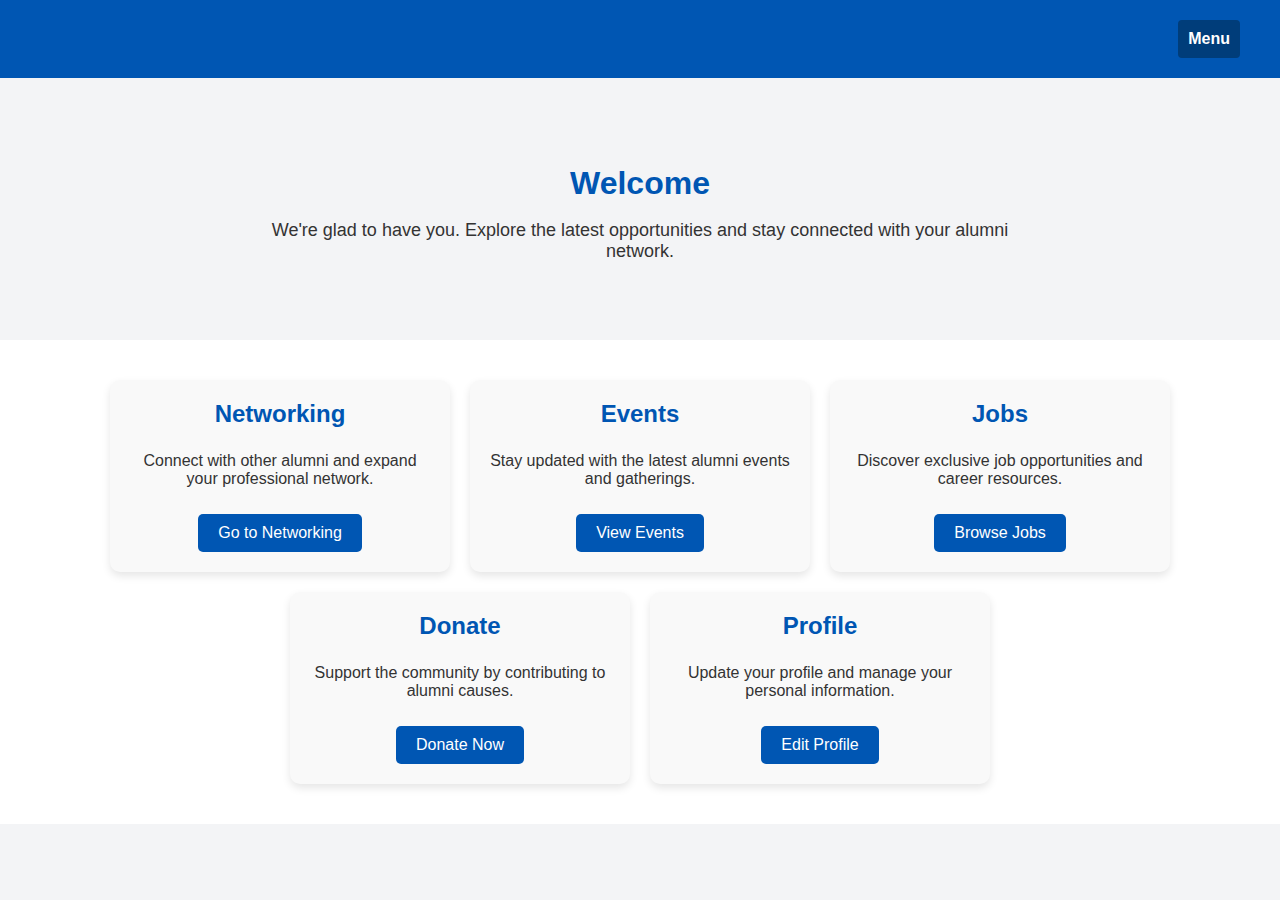
<file: public/frontend/dashboard.html>
<!DOCTYPE html>
<html lang="en">
<head>
    <meta charset="UTF-8">
    <meta name="viewport" content="width=device-width, initial-scale=1.0">
    <title>Alumni Dashboard</title>
    <link rel="stylesheet" href="styles.css">
</head>
<body>

    <!-- Header Section -->
    <header>
        <div class="nav-container">
            <h1>Alumni Engagement Platform</h1>
            <div class="navbar-dropdown">
                <button>Menu</button>
                <div class="navbar-dropdown-content">
                    <a href="index.html">Home</a>
                    <a href="register.html">Register</a>
                    <a href="networking.html">Networking</a>
                    <a href="donation.html">Donation</a>
                    <a href="jobs.html">Jobs</a>
                    <a href="events.html">Events</a>
                    <a href="profile.html">Profile</a>
                    <a href="login.html">Logout</a>
                </div>
            </div>
        </div>
    </header>

    <!-- Welcome Section -->
    <section class="welcome-section">
        <div class="welcome-container">
            <h2>Welcome</h2>
            <p>We're glad to have you. Explore the latest opportunities and stay connected with your alumni network.</p>
        </div>
    </section>

    <!-- Dashboard Features Section -->
    <section class="dashboard-features-section">
        <div class="features-container">
            <div class="dashboard-feature">
                <h3>Networking</h3>
                <p>Connect with other alumni and expand your professional network.</p>
                <a href="networking.html" class="dashboard-button">Go to Networking</a>
            </div>

            <div class="dashboard-feature">
                <h3>Events</h3>
                <p>Stay updated with the latest alumni events and gatherings.</p>
                <a href="events.html" class="dashboard-button">View Events</a>
            </div>

            <div class="dashboard-feature">
                <h3>Jobs</h3>
                <p>Discover exclusive job opportunities and career resources.</p>
                <a href="jobs.html" class="dashboard-button">Browse Jobs</a>
            </div>

            <div class="dashboard-feature">
                <h3>Donate</h3>
                <p>Support the community by contributing to alumni causes.</p>
                <a href="donation.html" class="dashboard-button">Donate Now</a>
            </div>

            <div class="dashboard-feature">
                <h3>Profile</h3>
                <p>Update your profile and manage your personal information.</p>
                <a href="profile.html" class="dashboard-button">Edit Profile</a>
            </div>
        </div>
    </section>

</body>
</html>
</file>
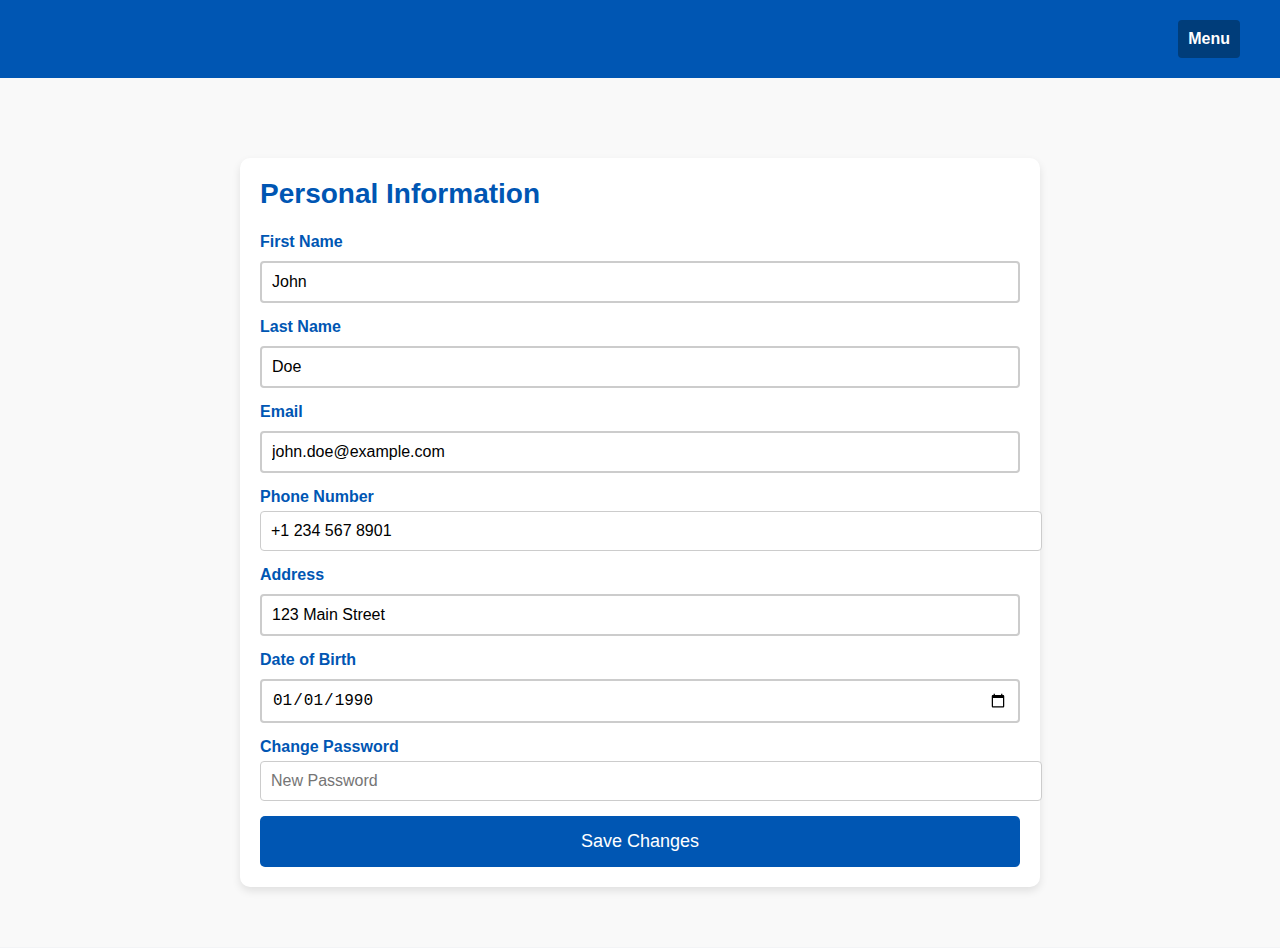
<file: public/frontend/profile.html>
<!DOCTYPE html>
<html lang="en">
<head>
    <meta charset="UTF-8">
    <meta name="viewport" content="width=device-width, initial-scale=1.0">
    <title>Profile</title>
    <link rel="stylesheet" href="styles.css">
</head>
<body>

    <!-- Header Section -->
    <header>
        <div class="nav-container">
            <h1>Your Profile</h1>
            <div class="navbar-dropdown">
                <button>Menu</button>
                <div class="navbar-dropdown-content">
                    <a href="index.html">Home</a>
                    <a href="networking.html">Networking</a>
                    <a href="events.html">Events</a>
                    <a href="jobs.html">Jobs</a>
                    <a href="donation.html">Donate</a>
                    <a href="dashboard.html">Dashboard</a>
                    <a href="login.html">Logout</a>
                </div>
            </div>
        </div>
    </header>

    <!-- Profile Section -->
    <section class="profile-section">
        <div class="profile-container">
            <div class="profile-card">
                <h2>Personal Information</h2>
                <form class="profile-form">
                    <div class="form-group">
                        <label for="first-name">First Name</label>
                        <input type="text" id="first-name" name="first-name" value="John" required>
                    </div>
                    <div class="form-group">
                        <label for="last-name">Last Name</label>
                        <input type="text" id="last-name" name="last-name" value="Doe" required>
                    </div>
                    <div class="form-group">
                        <label for="email">Email</label>
                        <input type="email" id="email" name="email" value="john.doe@example.com" required>
                    </div>
                    <div class="form-group">
                        <label for="phone">Phone Number</label>
                        <input type="tel" id="phone" name="phone" value="+1 234 567 8901">
                    </div>
                    <div class="form-group">
                        <label for="address">Address</label>
                        <input type="text" id="address" name="address" value="123 Main Street">
                    </div>
                    <div class="form-group">
                        <label for="dob">Date of Birth</label>
                        <input type="date" id="dob" name="dob" value="1990-01-01">
                    </div>

                    <div class="form-group">
                        <label for="password">Change Password</label>
                        <input type="password" id="password" name="password" placeholder="New Password">
                    </div>

                    <button type="submit" class="profile-save-btn">Save Changes</button>
                </form>
            </div>
        </div>
    </section>

</body>
</html>
</file>
<file: public/frontend/styles.css>
/* Global Styles */
body {
    font-family: 'Arial', sans-serif;
    background-color: #f3f4f6;
    color: #333;
    margin: 0;
    padding: 0;
}

/* Header */
header {
    background-color: #0056b3;
    color: white;
    padding: 15px 0;
    position: relative;
}

header h1 {
    text-align: center;
    margin: 0;
    font-size: 28px;
}

.nav-container {
    display: flex;
    justify-content: space-between;
    align-items: center;
    padding: 0 20px;
}

.navbar-dropdown {
    position: relative;
}

.navbar-dropdown button {
    background-color: #0056b3;
    color: white;
    border: none;
    padding: 12px 24px;
    font-size: 18px;
    cursor: pointer;
    font-weight: bold;
    border-radius: 5px;
}

.navbar-dropdown button:hover {
    background-color: #004494;
}

.navbar-dropdown-content {
    display: none;
    position: absolute;
    right: 0;
    top: 100%;
    background-color: #0056b3;
    min-width: 180px;
    box-shadow: 0px 8px 16px rgba(0, 0, 0, 0.2);
    z-index: 1;
}

.navbar-dropdown-content a {
    color: white;
    padding: 12px 16px;
    text-decoration: none;
    display: block;
}

.navbar-dropdown-content a:hover {
    background-color: #004494;
}

.navbar-dropdown:hover .navbar-dropdown-content {
    display: block;
}
/* Home Page */
/* Header Section */
header {
    background-color: #0056b3;
    color: #ffffff;
    padding: 10px 0;
}

.nav-container {
    display: flex;
    justify-content: space-between;
    align-items: center;
    padding: 0 20px;
}

.nav-container h1 {
    margin: 0;
}

.navbar-dropdown button {
    background: #003d7a;
    color: white;
    border: none;
    padding: 10px;
    cursor: pointer;
    font-size: 16px;
    border-radius: 4px;
}

.navbar-dropdown-content {
    display: none;
    position: absolute;
    background-color: #003d7a;
    border-radius: 4px;
    right: 0;
    top: 50px;
    width: 200px;
    box-shadow: 0 4px 8px rgba(0, 0, 0, 0.2);
}

.navbar-dropdown-content a {
    color: #ffffff;
    padding: 10px;
    text-decoration: none;
    display: block;
}

.navbar-dropdown-content a:hover {
    background-color: #0056b3;
}

/* Hero Section */
.hero-section {
    background-image: url('clg1.jpg'); /* Replace with actual image path */
    background-size: cover;
    background-position: center;
    color: #ffffff;
    text-align: center;
    padding: 80px 20px;
}

.hero-content h1 {
    font-size: 48px;
    margin: 0;
}

.hero-content p {
    font-size: 24px;
    margin: 10px 0 20px;
}

.hero-button {
    background-color: #ff6600;
    color: #ffffff;
    padding: 15px 30px;
    border: none;
    border-radius: 5px;
    font-size: 18px;
    text-decoration: none;
    display: inline-block;
}

.hero-button:hover {
    background-color: #e55b00;
}

/* Features Section */
.features-section {
    padding: 40px 20px;
    background-color: #f3f4f6;
}

.features-container {
    display: flex;
    justify-content: space-around;
    flex-wrap: wrap;
}

.feature {
    background-color: #ffffff;
    border-radius: 8px;
    padding: 20px;
    box-shadow: 0 4px 8px rgba(0, 0, 0, 0.1);
    text-align: center;
    max-width: 300px;
    margin: 10px;
}

.feature h3 {
    font-size: 24px;
    color: #0056b3;
}

.feature p {
    font-size: 16px;
    color: #333;
}

/* Register Section */
.register-section {
    display: flex;
    justify-content: center;
    align-items: center;
    height: calc(100vh - 80px);
    background-color: #e9ecef;
}

.register-container {
    background-color: white;
    padding: 40px;
    border-radius: 10px;
    box-shadow: 0 4px 8px rgba(0, 0, 0, 0.1);
    max-width: 500px;
    width: 100%;
    text-align: center;
}

.register-container h2 {
    margin-bottom: 20px;
    font-size: 28px;
    color: #0056b3;
}

.register-container p {
    font-size: 16px;
    color: #666;
    margin-bottom: 20px;
}

.register-container form {
    display: flex;
    flex-direction: column;
    gap: 15px;
}

.register-container label {
    font-weight: bold;
    color: #333;
}

.register-container input {
    padding: 12px;
    border: 1px solid #ccc;
    border-radius: 5px;
    font-size: 16px;
}

/* Password Input Styling */
.register-container input[type="password"] {
    padding: 12px;
    border: 1px solid #ccc;
    border-radius: 5px;
    font-size: 16px;
}

.register-button {
    padding: 12px;
    background-color: #007bff;
    color: white;
    border: none;
    border-radius: 5px;
    font-size: 18px;
    cursor: pointer;
    transition: background-color 0.3s ease;
}

.register-button:hover {
    background-color: #0056b3;
}


/* Donation Page */
.donation-section {
    padding: 60px 20px;
    background-color: #e9ecef;
}

.donation-container {
    background-color: white;
    padding: 40px;
    border-radius: 10px;
    box-shadow: 0 4px 8px rgba(0, 0, 0, 0.1);
    max-width: 700px;
    margin: 0 auto;
}

.donation-container h2 {
    margin-bottom: 20px;
    font-size: 28px;
    color: #0056b3;
}

.donation-form {
    display: flex;
    flex-direction: column;
    gap: 15px;
}

.donation-form label {
    font-weight: bold;
    color: #333;
}

.donation-form input,
.donation-form select,
.donation-form textarea {
    padding: 12px;
    border: 1px solid #ccc;
    border-radius: 5px;
    font-size: 16px;
}

.donation-form button {
    padding: 12px;
    background-color: #007bff;
    color: white;
    border: none;
    border-radius: 5px;
    font-size: 18px;
    cursor: pointer;
    transition: background-color 0.3s ease;
}

.donation-form button:hover {
    background-color: #0056b3;
}
/* Networking Section */
.networking-section {
    padding: 60px 20px;
    background-color: #e9ecef;
}

.networking-container {
    display: flex;
    justify-content: space-between;
    gap: 20px;
}

.user-list {
    flex: 1;
    background-color: white;
    padding: 20px;
    border-radius: 10px;
    box-shadow: 0 4px 8px rgba(0, 0, 0, 0.1);
}

.user-list h3 {
    margin-top: 0;
    color: #0056b3;
}

.user-list ul {
    list-style-type: none;
    padding: 0;
}

.user-list li {
    margin-bottom: 10px;
    font-size: 16px;
}

.chat-box {
    flex: 2;
    background-color: white;
    padding: 20px;
    border-radius: 10px;
    box-shadow: 0 4px 8px rgba(0, 0, 0, 0.1);
}

.chat-box h3 {
    margin-top: 0;
    color: #0056b3;
}

.chat-window {
    max-height: 400px;
    overflow-y: auto;
    margin-bottom: 20px;
}

.chat-message {
    margin-bottom: 10px;
    font-size: 16px;
}

.chat-input {
    display: flex;
    gap: 10px;
}

.chat-input input {
    flex: 1;
    padding: 10px;
    border: 1px solid #ccc;
    border-radius: 5px;
    font-size: 16px;
}

.send-button {
    padding: 10px 20px;
    background-color: #007bff;
    color: white;
    border: none;
    border-radius: 5px;
    font-size: 16px;
    cursor: pointer;
    transition: background-color 0.3s ease;
}

.send-button:hover {
    background-color: #0056b3;
}
/* Jobs Section */
.jobs-section {
    padding: 60px 20px;
    background-color: #f9f9f9;
}

.jobs-container {
    max-width: 1200px;
    margin: 0 auto;
}

.jobs-section h2 {
    text-align: center;
    color: #0056b3;
    margin-bottom: 40px;
    font-size: 32px;
}

.job-card {
    background-color: white;
    border-radius: 10px;
    box-shadow: 0 4px 8px rgba(0, 0, 0, 0.1);
    margin-bottom: 20px;
    overflow: hidden;
    transition: transform 0.3s ease, box-shadow 0.3s ease;
}

.job-card:hover {
    transform: scale(1.03);
    box-shadow: 0 8px 16px rgba(0, 0, 0, 0.2);
}

.job-header {
    background-color: #0056b3;
    color: white;
    padding: 20px;
    text-align: center;
}

.job-header h3 {
    margin: 0;
    font-size: 24px;
}

.job-header .company {
    font-size: 18px;
    margin-top: 5px;
}

.job-details {
    padding: 20px;
}

.job-details p {
    margin: 10px 0;
    font-size: 16px;
    color: #333;
}

.job-apply-button {
    display: block;
    width: calc(100% - 40px);
    margin: 20px auto;
    padding: 15px;
    background-color: #007bff;
    color: white;
    text-decoration: none;
    text-align: center;
    border-radius: 5px;
    font-size: 18px;
    transition: background-color 0.3s ease;
}

.job-apply-button:hover {
    background-color: #0056b3;
}
/* Profile Section */
.profile-section {
    padding: 60px 20px;
    background-color: #f9f9f9;
}

.profile-container {
    max-width: 800px;
    margin: 0 auto;
}

.profile-card {
    background-color: white;
    border-radius: 10px;
    box-shadow: 0 4px 8px rgba(0, 0, 0, 0.1);
    padding: 20px;
    margin-top: 20px;
}

.profile-card h2 {
    margin-top: 0;
    font-size: 28px;
    color: #0056b3;
}

.profile-form {
    display: flex;
    flex-direction: column;
}

.form-group {
    margin-bottom: 20px;
}

.form-group label {
    display: block;
    font-weight: bold;
    margin-bottom: 5px;
    color: #333;
}

.form-group input {
    width: 100%;
    padding: 10px;
    border: 1px solid #ccc;
    border-radius: 5px;
    font-size: 16px;
}

.profile-save-btn {
    background-color: #0056b3;
    color: white;
    padding: 15px 20px;
    border: none;
    border-radius: 5px;
    font-size: 18px;
    cursor: pointer;
    transition: background-color 0.3s ease;
}

.profile-save-btn:hover {
    background-color: #003d7a;
}
/* Dashboard Section */
.welcome-section {
    padding: 60px 20px;
    background-color: #f3f4f6;
    text-align: center;
}

.welcome-container {
    max-width: 800px;
    margin: 0 auto;
}

.welcome-section h2 {
    font-size: 32px;
    color: #0056b3;
    margin-bottom: 10px;
}

.welcome-section p {
    font-size: 18px;
    color: #333;
}

/* Dashboard Features Section */
.dashboard-features-section {
    padding: 40px 20px;
    background-color: #ffffff;
}

.features-container {
    display: flex;
    flex-wrap: wrap;
    gap: 20px;
    justify-content: center;
}

.dashboard-feature {
    background-color: #f9f9f9;
    border-radius: 10px;
    box-shadow: 0 4px 8px rgba(0, 0, 0, 0.1);
    padding: 20px;
    width: 100%;
    max-width: 300px;
    text-align: center;
}

.dashboard-feature h3 {
    font-size: 24px;
    color: #0056b3;
    margin-top: 0;
}

.dashboard-feature p {
    font-size: 16px;
    color: #333;
}

.dashboard-button {
    display: inline-block;
    background-color: #0056b3;
    color: white;
    padding: 10px 20px;
    border-radius: 5px;
    text-decoration: none;
    font-size: 16px;
    margin-top: 10px;
    transition: background-color 0.3s ease;
}

.dashboard-button:hover {
    background-color: #003d7a;
}
/* Login Section */
.login-section {
    display: flex;
    justify-content: center;
    align-items: center;
    min-height: 100vh;
    background-color: #f3f4f6;
}

.login-container {
    background-color: #ffffff;
    padding: 30px;
    border-radius: 8px;
    box-shadow: 0 4px 8px rgba(0, 0, 0, 0.1);
    max-width: 400px;
    width: 100%;
    text-align: center;
}

.login-container h2 {
    font-size: 28px;
    color: #0056b3;
    margin-bottom: 20px;
}

.login-form {
    display: flex;
    flex-direction: column;
    gap: 15px;
}

.form-group {
    display: flex;
    flex-direction: column;
}

.form-group label {
    font-size: 16px;
    color: #333;
    margin-bottom: 5px;
}

.form-group input {
    padding: 10px;
    border-radius: 4px;
    border: 1px solid #ddd;
    font-size: 16px;
}

.login-button {
    background-color: #0056b3;
    color: #ffffff;
    padding: 12px;
    border: none;
    border-radius: 4px;
    font-size: 16px;
    cursor: pointer;
    transition: background-color 0.3s ease;
}

.login-button:hover {
    background-color: #003d7a;
}

.register-link {
    margin-top: 15px;
}

.register-link a {
    color: #0056b3;
    text-decoration: none;
    font-weight: bold;
}

.register-link a:hover {
    text-decoration: underline;
}
/* OTP Section */
.otp-section {
    display: flex;
    justify-content: center;
    align-items: center;
    min-height: 100vh;
    background-color: #f3f4f6;
}

.otp-container {
    background-color: #ffffff;
    padding: 30px;
    border-radius: 8px;
    box-shadow: 0 4px 8px rgba(0, 0, 0, 0.1);
    max-width: 400px;
    width: 100%;
    text-align: center;
}

.otp-container h2 {
    font-size: 28px;
    color: #0056b3;
    margin-bottom: 10px;
}

.otp-container p {
    font-size: 16px;
    color: #333;
    margin-bottom: 20px;
}

.otp-form {
    display: flex;
    flex-direction: column;
    gap: 15px;
}

.form-group {
    display: flex;
    flex-direction: column;
}

.form-group label {
    font-size: 16px;
    color: #333;
    margin-bottom: 5px;
}

.form-group input {
    padding: 10px;
    border-radius: 4px;
    border: 1px solid #ddd;
    font-size: 16px;
    width: 100%;
}

.verify-btn {
    background-color: #0056b3;
    color: #ffffff;
    padding: 12px;
    border: none;
    border-radius: 4px;
    font-size: 16px;
    cursor: pointer;
    transition: background-color 0.3s ease;
}

.verify-btn:hover {
    background-color: #003d7a;
}
/* Header Section */
header {
    background-color: #0056b3;
    color: #ffffff;
    padding: 10px 0;
}

.nav-container {
    display: flex;
    justify-content: space-between;
    align-items: center;
    padding: 0 20px;
}

.nav-container h1 {
    margin: 0;
}

.navbar-dropdown button {
    background: #003d7a;
    color: white;
    border: none;
    padding: 10px;
    cursor: pointer;
    font-size: 16px;
    border-radius: 4px;
}

.navbar-dropdown-content {
    display: none;
    position: absolute;
    background-color: #003d7a;
    border-radius: 4px;
    right: 0;
    top: 50px;
    width: 200px;
    box-shadow: 0 4px 8px rgba(0, 0, 0, 0.2);
}

.navbar-dropdown-content a {
    color: #ffffff;
    padding: 10px;
    text-decoration: none;
    display: block;
}

.navbar-dropdown-content a:hover {
    background-color: #0056b3;
}

/* Donation Section */
.donation-section {
    padding: 40px 20px;
    background-color: #f3f4f6;
}

.donation-container {
    max-width: 600px;
    margin: 0 auto;
    background: #ffffff;
    border-radius: 8px;
    padding: 20px;
    box-shadow: 0 4px 8px rgba(0, 0, 0, 0.1);
}

.donation-container h2 {
    font-size: 28px;
    margin-bottom: 20px;
    color: #0056b3;
    text-align: center;
}

.donation-form {
    display: flex;
    flex-direction: column;
}

.form-group {
    margin-bottom: 20px;
}

.form-group label {
    display: block;
    font-weight: bold;
    margin-bottom: 5px;
}

.form-group input,
.form-group textarea {
    width: 100%;
    padding: 10px;
    border: 1px solid #ccc;
    border-radius: 4px;
    font-size: 16px;
}

.donate-button {
    background-color: #ff6600;
    color: #ffffff;
    padding: 15px 20px;
    border: none;
    border-radius: 5px;
    font-size: 18px;
    cursor: pointer;
    transition: background-color 0.3s;
}

.donate-button:hover {
    background-color: #e55b00;
}
/* Header Section */
header {
    background-color: #0056b3;
    color: #ffffff;
    padding: 10px 0;
}

.nav-container {
    display: flex;
    justify-content: space-between;
    align-items: center;
    padding: 0 20px;
}

.nav-container h1 {
    margin: 0;
}

.navbar-dropdown button {
    background: #003d7a;
    color: white;
    border: none;
    padding: 10px;
    cursor: pointer;
    font-size: 16px;
    border-radius: 4px;
}

.navbar-dropdown-content {
    display: none;
    position: absolute;
    background-color: #003d7a;
    border-radius: 4px;
    right: 0;
    top: 50px;
    width: 200px;
    box-shadow: 0 4px 8px rgba(0, 0, 0, 0.2);
}

.navbar-dropdown-content a {
    color: #ffffff;
    padding: 10px;
    text-decoration: none;
    display: block;
}

.navbar-dropdown-content a:hover {
    background-color: #0056b3;
}

/* Events Section */
.events-section {
    padding: 40px 20px;
    background-color: #f3f4f6;
}

.events-section h2 {
    font-size: 28px;
    color: #0056b3;
    text-align: center;
    margin-bottom: 30px;
}

#event-listings {
    display: flex;
    flex-direction: column;
    gap: 20px;
}

.event-list {
    background: #ffffff;
    border-radius: 8px;
    padding: 20px;
    box-shadow: 0 4px 8px rgba(0, 0, 0, 0.1);
}

.event-list h3 {
    font-size: 24px;
    margin-bottom: 10px;
    color: #0056b3;
}

.event-list p {
    margin: 10px 0;
}

.event-register-button {
    background-color: #ff6600;
    color: #ffffff;
    padding: 10px 15px;
    border: none;
    border-radius: 5px;
    font-size: 16px;
    cursor: pointer;
    text-decoration: none;
    display: inline-block;
    transition: background-color 0.3s;
}

.event-register-button:hover {
    background-color: #e55b00;
}
/* Global Styles */
body {
    background-color: #f3f4f6;
    font-family: Arial, sans-serif;
}

/* Header and Navbar */
header {
    background-color: #0056b3;
    color: white;
    text-align: center;
    padding: 20px;
}

.navbar {
    background-color: #0056b3;
}

.navbar a {
    color: white;
    padding: 14px 20px;
    text-decoration: none;
    text-align: center;
}

.navbar a:hover {
    background-color: #004494;
    color: white;
}

/* Form Styles - Events Registration Page */
.container {
    max-width: 600px;
    margin: 50px auto;
    background-color: #fff;
    padding: 20px;
    border-radius: 8px;
    box-shadow: 0 4px 8px rgba(0, 0, 0, 0.1);
}

h1, .form-box h2 {
    text-align: center;
    color: #0056b3;
    margin-bottom: 20px;
}

.form-group {
    margin-bottom: 15px;
}

.form-group label {
    color: #0056b3;
    font-weight: bold;
    margin-bottom: 5px;
    display: block;
}

input[type="text"],
input[type="email"],
input[type="date"],
select {
    width: 100%;
    padding: 10px;
    border: 2px solid #ccc;
    border-radius: 4px;
    box-sizing: border-box;
    margin-top: 5px;
}

input[type="submit"].register-btn {
    width: 100%;
    background-color: orange;
    color: white;
    padding: 12px;
    font-size: 16px;
    border: none;
    border-radius: 5px;
    cursor: pointer;
    transition: background-color 0.3s ease;
}

input[type="submit"].register-btn:hover {
    background-color: #ff7518;
}

/* Centering for the Form Box */
.form-box {
    width: 100%;
    max-width: 500px;
    background-color: #fff;
    padding: 30px;
    border-radius: 8px;
    box-shadow: 0px 4px 12px rgba(0, 0, 0, 0.1);
    margin: 20px auto;
}

.centered-content {
    text-align: center;
    margin-top: 20px;
}

/* Button Hover Effects */
button:hover, .register-btn:hover {
    background-color: #ff7518;
    color: white;
}

/* Additional Global Styles */
button {
    background-color: #0056b3;
    color: white;
    border: none;
    padding: 10px;
    border-radius: 4px;
    cursor: pointer;
    transition: background-color 0.3s ease;
}
</file>
